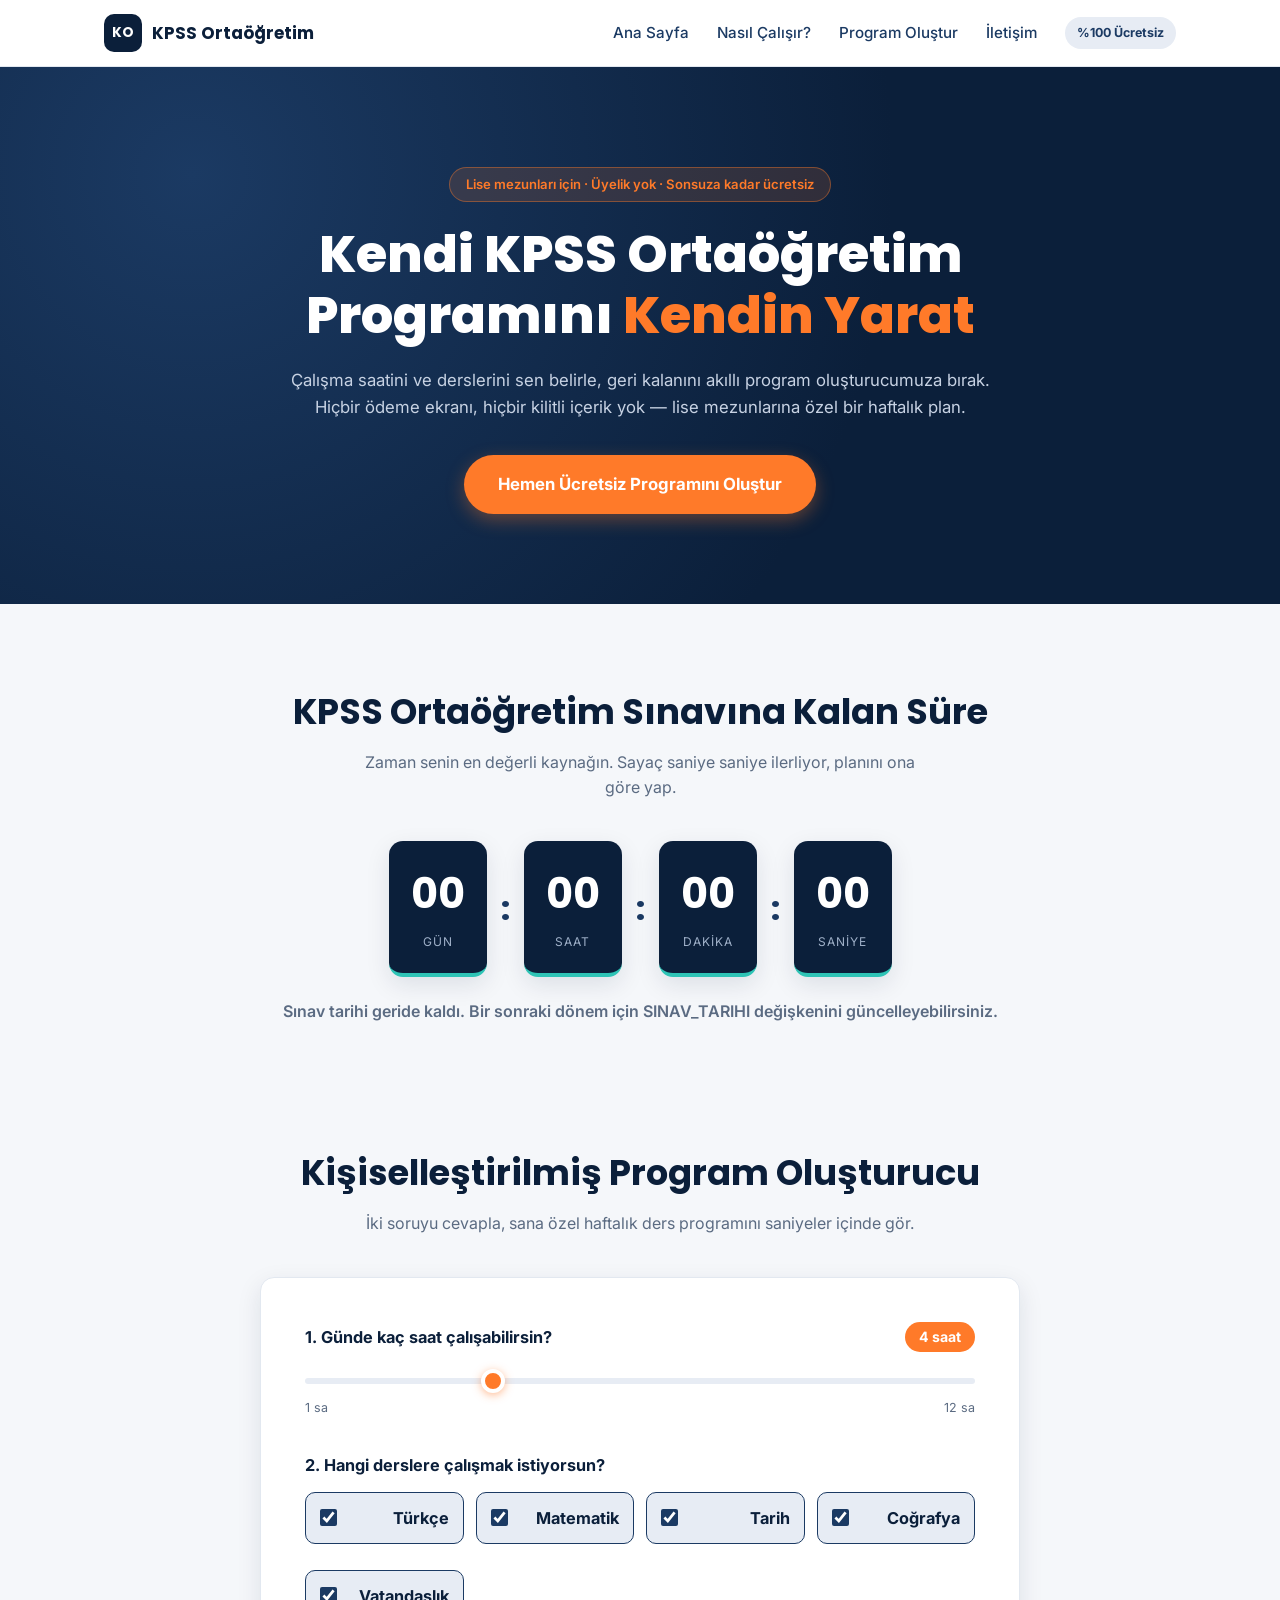
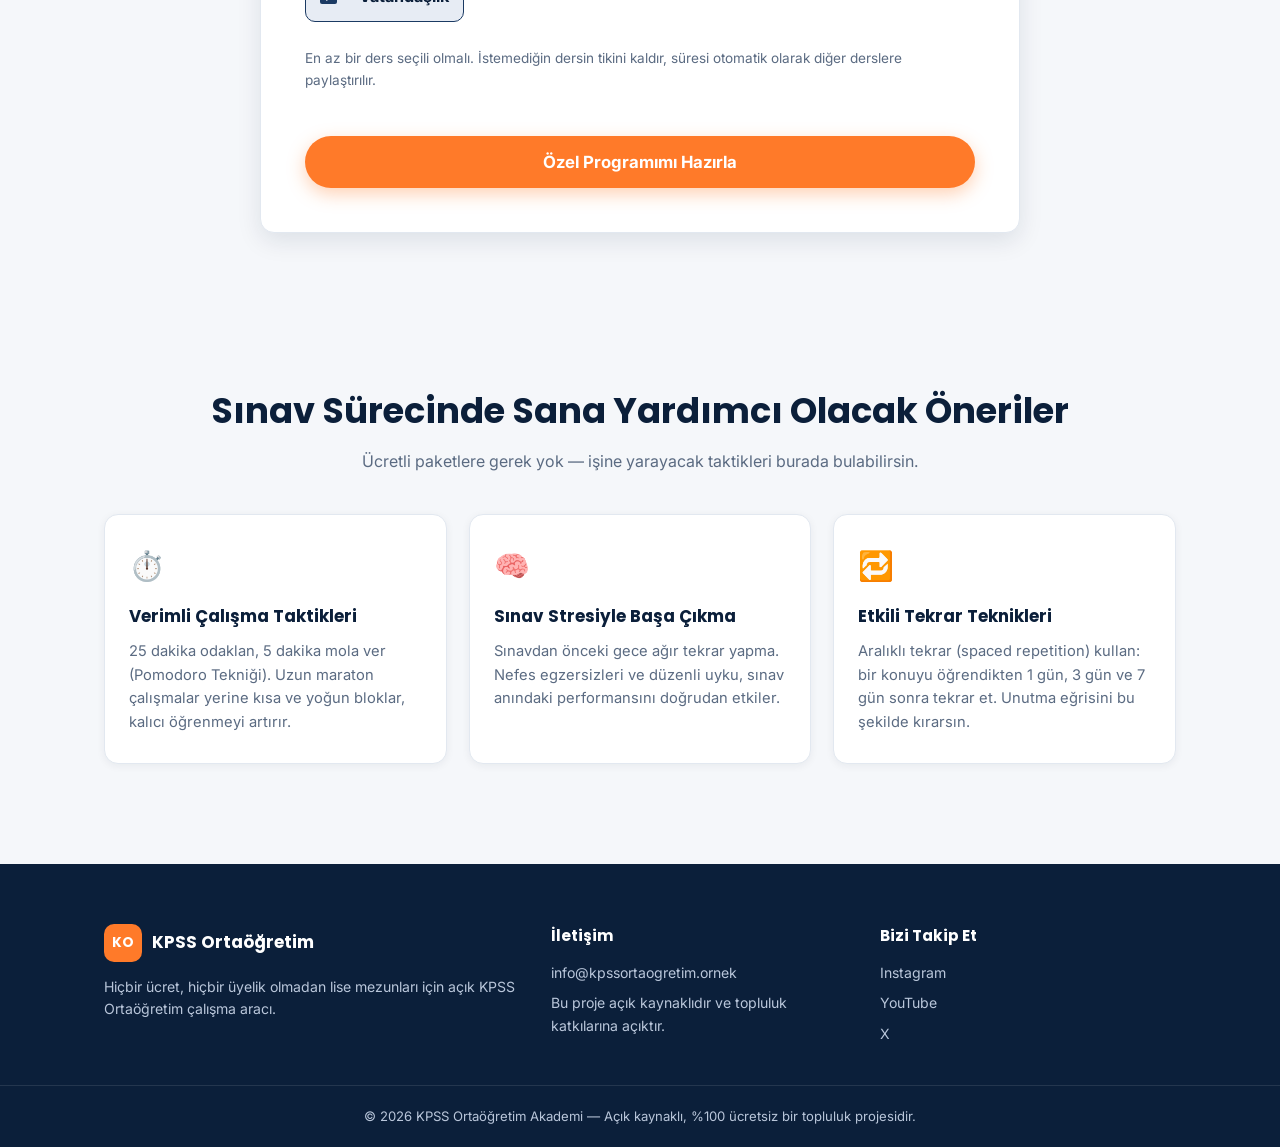
<file: index.html>
<!DOCTYPE html>
<html lang="tr">
<head>
<meta charset="UTF-8">
<meta name="viewport" content="width=device-width, initial-scale=1.0">
<title>KPSS Ortaöğretim Akademi | Kendi KPSS Programını Ücretsiz Oluştur</title>
<meta name="description" content="KPSS Ortaöğretim (Lise) sınavına özel, tamamen ücretsiz çalışma programı oluşturucu. Üyelik yok, ücret yok.">
<link rel="preconnect" href="https://fonts.googleapis.com">
<link rel="preconnect" href="https://fonts.gstatic.com" crossorigin>
<link href="https://fonts.googleapis.com/css2?family=Poppins:wght@600;700;800&family=Inter:wght@400;500;600;700&display=swap" rel="stylesheet">
<link rel="stylesheet" href="style.css">
</head>
<body>

<!-- ===================== HEADER / NAVBAR ===================== -->
<header class="navbar" id="navbar">
  <div class="navbar-inner">
    <a href="#" class="logo">
      <span class="logo-mark">KO</span>
      <span class="logo-text">KPSS Ortaöğretim</span>
    </a>

    <button class="hamburger" id="hamburger" aria-label="Menüyü aç/kapat" aria-expanded="false">
      <span></span><span></span><span></span>
    </button>

    <nav class="nav-links" id="navLinks">
      <a href="#" class="nav-link">Ana Sayfa</a>
      <a href="#nasil-calisir" class="nav-link">Nasıl Çalışır?</a>
      <a href="#program-olusturucu" class="nav-link">Program Oluştur</a>
      <a href="#iletisim" class="nav-link">İletişim</a>
      <span class="nav-badge">%100 Ücretsiz</span>
    </nav>
  </div>
</header>

<!-- ===================== HERO ===================== -->
<section class="hero">
  <div class="hero-inner">
    <span class="eyebrow">Lise mezunları için · Üyelik yok · Sonsuza kadar ücretsiz</span>
    <h1>Kendi KPSS Ortaöğretim<br>Programını <span class="highlight">Kendin Yarat</span></h1>
    <p class="hero-sub">
      Çalışma saatini ve derslerini sen belirle, geri kalanını akıllı program oluşturucumuza bırak.
      Hiçbir ödeme ekranı, hiçbir kilitli içerik yok — lise mezunlarına özel bir haftalık plan.
    </p>
    <a href="#program-olusturucu" class="btn btn-primary btn-lg">Hemen Ücretsiz Programını Oluştur</a>
  </div>
</section>

<!-- ===================== SINAV SAYACI ===================== -->
<section class="countdown-section" id="nasil-calisir">
  <div class="section-inner">
    <h2 class="section-title">KPSS Ortaöğretim Sınavına Kalan Süre</h2>
    <p class="section-desc">Zaman senin en değerli kaynağın. Sayaç saniye saniye ilerliyor, planını ona göre yap.</p>

    <div class="countdown" id="countdown">
      <div class="countdown-block">
        <span class="countdown-number" id="cd-gun">00</span>
        <span class="countdown-label">Gün</span>
      </div>
      <span class="countdown-sep">:</span>
      <div class="countdown-block">
        <span class="countdown-number" id="cd-saat">00</span>
        <span class="countdown-label">Saat</span>
      </div>
      <span class="countdown-sep">:</span>
      <div class="countdown-block">
        <span class="countdown-number" id="cd-dakika">00</span>
        <span class="countdown-label">Dakika</span>
      </div>
      <span class="countdown-sep">:</span>
      <div class="countdown-block">
        <span class="countdown-number" id="cd-saniye">00</span>
        <span class="countdown-label">Saniye</span>
      </div>
    </div>
    <p class="countdown-note" id="countdownNote"></p>
  </div>
</section>

<!-- ===================== PROGRAM OLUŞTURUCU ===================== -->
<section class="builder-section" id="program-olusturucu">
  <div class="section-inner">
    <h2 class="section-title">Kişiselleştirilmiş Program Oluşturucu</h2>
    <p class="section-desc">İki soruyu cevapla, sana özel haftalık ders programını saniyeler içinde gör.</p>

    <div class="builder-card">
      <form id="programForm">
        <!-- SORU 1: Günlük çalışma saati -->
        <div class="form-group">
          <label for="calismaSaati">
            1. Günde kaç saat çalışabilirsin?
            <span class="saat-deger" id="saatDeger">4 saat</span>
          </label>
          <input type="range" id="calismaSaati" name="calismaSaati" min="1" max="12" value="4" step="1" class="slider">
          <div class="slider-scale">
            <span>1 sa</span><span>12 sa</span>
          </div>
        </div>

        <!-- SORU 2: Ders seçimi -->
        <div class="form-group">
          <label>2. Hangi derslere çalışmak istiyorsun?</label>
          <div class="ders-grid" id="dersGrid">
            <!-- Checkbox'lar JS tarafından da yönetilebilir ama başlangıç için statik yazıyoruz -->
            <label class="ders-chip">
              <input type="checkbox" name="ders" value="Türkçe" checked>
              <span>Türkçe</span>
            </label>
            <label class="ders-chip">
              <input type="checkbox" name="ders" value="Matematik" checked>
              <span>Matematik</span>
            </label>
            <label class="ders-chip">
              <input type="checkbox" name="ders" value="Tarih" checked>
              <span>Tarih</span>
            </label>
            <label class="ders-chip">
              <input type="checkbox" name="ders" value="Coğrafya" checked>
              <span>Coğrafya</span>
            </label>
            <label class="ders-chip">
              <input type="checkbox" name="ders" value="Vatandaşlık" checked>
              <span>Vatandaşlık</span>
            </label>
          </div>
          <p class="ders-hint">En az bir ders seçili olmalı. İstemediğin dersin tikini kaldır, süresi otomatik olarak diğer derslere paylaştırılır.</p>
        </div>

        <button type="submit" class="btn btn-primary btn-lg" id="olusturBtn">Özel Programımı Hazırla</button>
      </form>

      <!-- ===================== DİNAMİK SONUÇ EKRANI ===================== -->
      <div class="result-wrap" id="resultWrap" hidden>
        <div class="result-header">
          <h3>Haftalık Çalışma Programın</h3>
          <span class="result-badge" id="resultSaat"></span>
        </div>

        <div class="table-scroll">
          <table class="plan-table" id="planTable">
            <thead>
              <tr id="planTableHead"></tr>
            </thead>
            <tbody id="planTableBody"></tbody>
          </table>
        </div>

        <div class="plan-note" id="planNote"></div>
      </div>
    </div>
  </div>
</section>

<!-- ===================== BİLGİ KARTLARI ===================== -->
<section class="tips-section">
  <div class="section-inner">
    <h2 class="section-title">Sınav Sürecinde Sana Yardımcı Olacak Öneriler</h2>
    <p class="section-desc">Ücretli paketlere gerek yok — işine yarayacak taktikleri burada bulabilirsin.</p>

    <div class="tips-grid">
      <article class="tip-card">
        <div class="tip-icon">⏱️</div>
        <h3>Verimli Çalışma Taktikleri</h3>
        <p>25 dakika odaklan, 5 dakika mola ver (Pomodoro Tekniği). Uzun maraton çalışmalar yerine kısa ve yoğun bloklar, kalıcı öğrenmeyi artırır.</p>
      </article>

      <article class="tip-card">
        <div class="tip-icon">🧠</div>
        <h3>Sınav Stresiyle Başa Çıkma</h3>
        <p>Sınavdan önceki gece ağır tekrar yapma. Nefes egzersizleri ve düzenli uyku, sınav anındaki performansını doğrudan etkiler.</p>
      </article>

      <article class="tip-card">
        <div class="tip-icon">🔁</div>
        <h3>Etkili Tekrar Teknikleri</h3>
        <p>Aralıklı tekrar (spaced repetition) kullan: bir konuyu öğrendikten 1 gün, 3 gün ve 7 gün sonra tekrar et. Unutma eğrisini bu şekilde kırarsın.</p>
      </article>
    </div>
  </div>
</section>

<!-- ===================== FOOTER ===================== -->
<footer class="footer" id="iletisim">
  <div class="section-inner footer-inner">
    <div class="footer-col">
      <div class="logo footer-logo">
        <span class="logo-mark">KO</span>
        <span class="logo-text">KPSS Ortaöğretim</span>
      </div>
      <p>Hiçbir ücret, hiçbir üyelik olmadan lise mezunları için açık KPSS Ortaöğretim çalışma aracı.</p>
    </div>

    <div class="footer-col">
      <h4>İletişim</h4>
      <p>info@kpssortaogretim.ornek</p>
      <p>Bu proje açık kaynaklıdır ve topluluk katkılarına açıktır.</p>
    </div>

    <div class="footer-col">
      <h4>Bizi Takip Et</h4>
      <div class="social-links">
        <a href="#" aria-label="Instagram">Instagram</a>
        <a href="#" aria-label="YouTube">YouTube</a>
        <a href="#" aria-label="X / Twitter">X</a>
      </div>
    </div>
  </div>
  <div class="footer-bottom">
    <p>&copy; <span id="yil"></span> KPSS Ortaöğretim Akademi — Açık kaynaklı, %100 ücretsiz bir topluluk projesidir.</p>
  </div>
</footer>

<script src="script.js"></script>
</body>
</html>
</file>
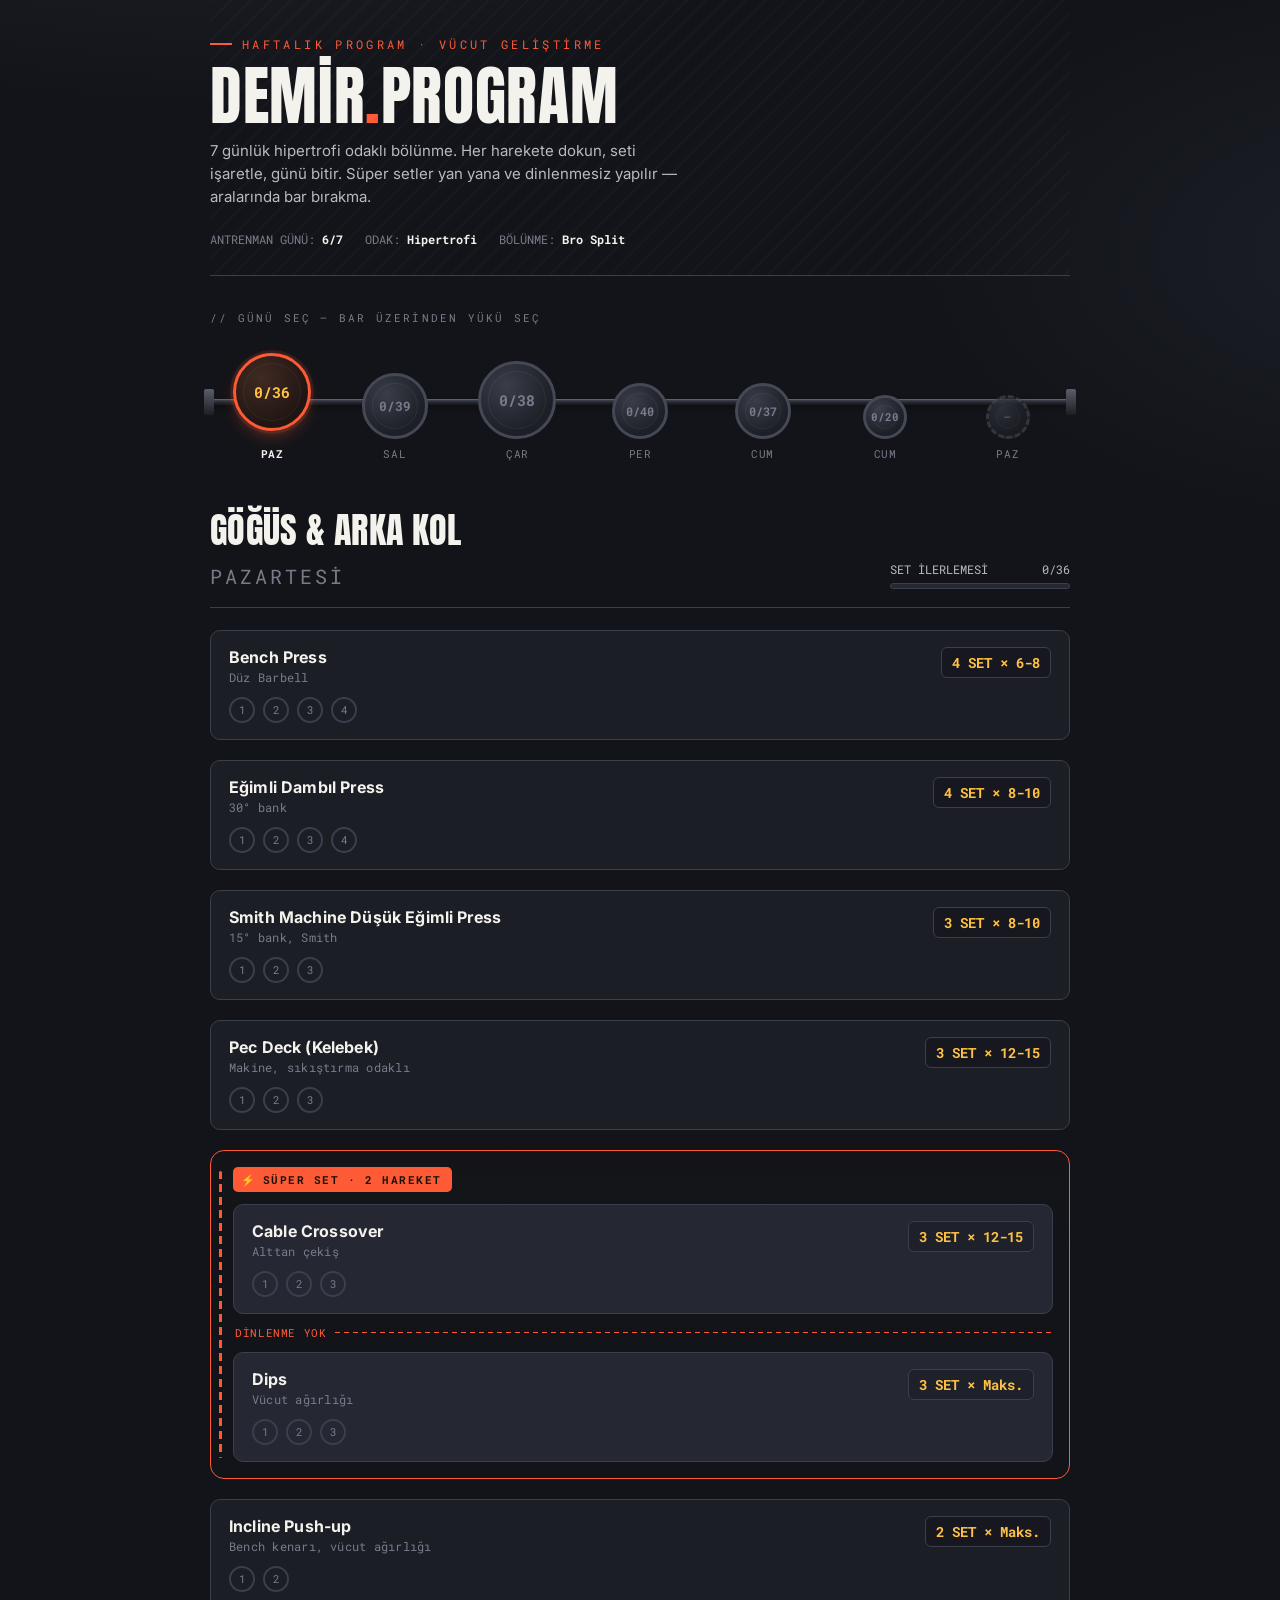
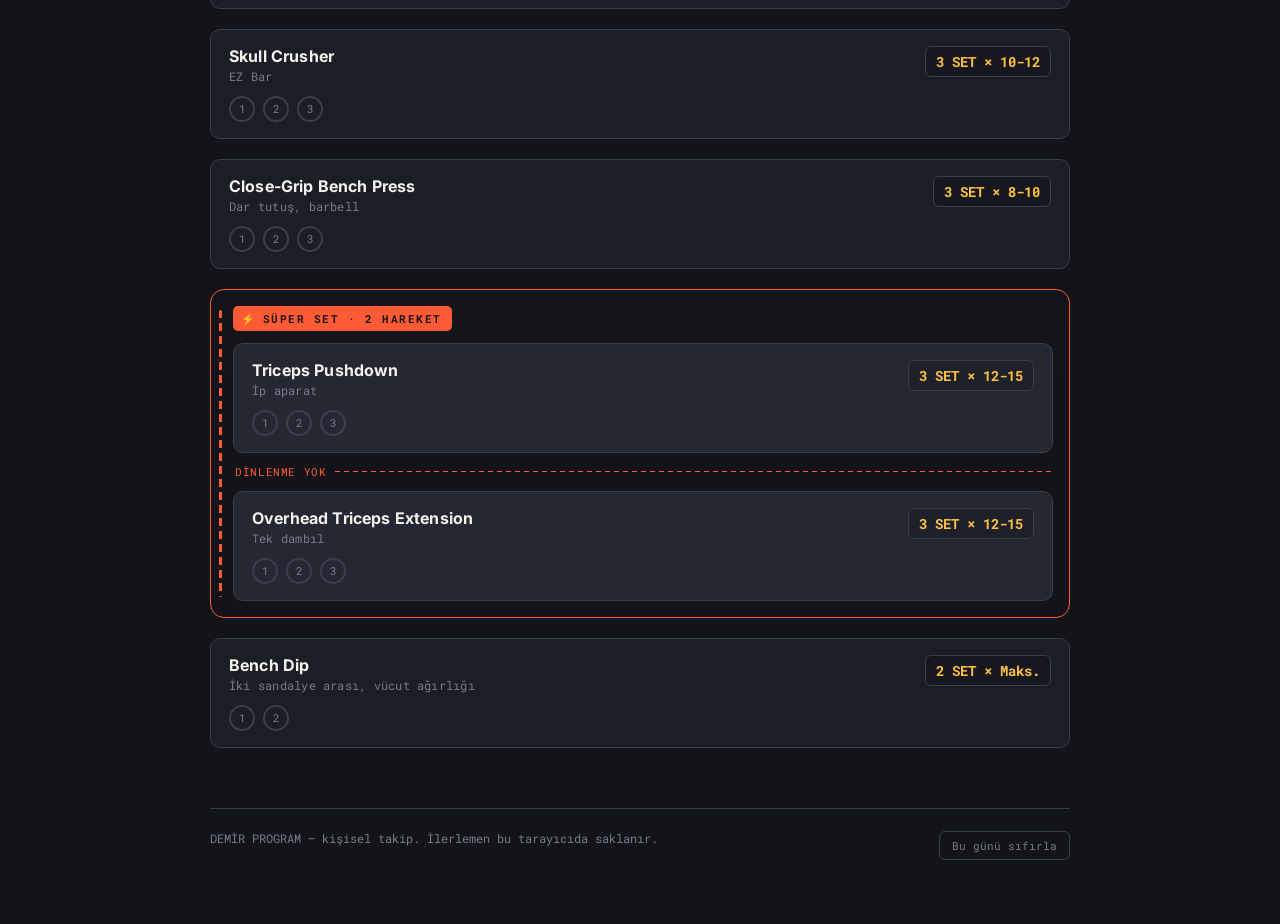
<file: demir-program.html>
<!DOCTYPE html>
<html lang="tr">
<head>
<meta charset="UTF-8">
<meta name="viewport" content="width=device-width, initial-scale=1.0, viewport-fit=cover">
<title>DEMİR PROGRAM — Haftalık Antrenman Takibi</title>
<link rel="preconnect" href="https://fonts.googleapis.com">
<link rel="preconnect" href="https://fonts.gstatic.com" crossorigin>
<link href="https://fonts.googleapis.com/css2?family=Anton&family=Roboto+Mono:wght@400;500;700&family=Inter:wght@400;500;600;700;800&display=swap" rel="stylesheet">
<style>
  :root{
    --bg-base:#131419;
    --bg-surface:#1c1e26;
    --bg-surface-2:#252833;
    --bg-surface-3:#2f333f;
    --line:#33374233;
    --line-strong:#3a3f4c;
    --text-hi:#f4f2ec;
    --text-mid:#b7b9c4;
    --text-low:#787c8a;
    --iron:#ff5a36;
    --iron-dim:#ff5a3622;
    --plate-gold:#ffc145;
    --ok:#5fd6a0;
    --radius-card:10px;
    --font-display:'Anton', sans-serif;
    --font-body:'Inter', sans-serif;
    --font-mono:'Roboto Mono', monospace;
  }

  *{box-sizing:border-box; margin:0; padding:0;}
  html{scroll-behavior:smooth;}
  body{
    background:
      radial-gradient(1200px 600px at 15% -10%, #23262f 0%, transparent 60%),
      radial-gradient(900px 500px at 110% 10%, #1c1f28 0%, transparent 55%),
      var(--bg-base);
    color:var(--text-hi);
    font-family:var(--font-body);
    min-height:100vh;
    padding-bottom:64px;
  }
  @media (prefers-reduced-motion: reduce){
    *{animation-duration:0.001ms !important; animation-iteration-count:1 !important; transition-duration:0.001ms !important; scroll-behavior:auto !important;}
  }

  a{color:inherit;}
  button{font-family:inherit; cursor:pointer;}

  ::selection{background:var(--iron); color:#131419;}

  /* ---------- Layout shells ---------- */
  .wrap{max-width:900px; margin:0 auto; padding:0 20px;}

  /* ---------- Header ---------- */
  header.hero{
    padding:36px 0 28px;
    border-bottom:1px solid var(--line-strong);
    position:relative;
    overflow:hidden;
  }
  header.hero::before{
    content:"";
    position:absolute; inset:0;
    background-image:repeating-linear-gradient(135deg, #ffffff05 0 2px, transparent 2px 14px);
    pointer-events:none;
  }
  .eyebrow{
    font-family:var(--font-mono);
    font-size:12px;
    letter-spacing:0.28em;
    color:var(--iron);
    text-transform:uppercase;
    display:flex;
    align-items:center;
    gap:10px;
    margin-bottom:14px;
  }
  .eyebrow::before{
    content:"";
    width:22px; height:2px; background:var(--iron); display:inline-block;
  }
  h1.title{
    font-family:var(--font-display);
    font-weight:400;
    font-size:clamp(38px, 8vw, 64px);
    letter-spacing:0.01em;
    line-height:0.95;
    color:var(--text-hi);
    text-transform:uppercase;
    -webkit-text-stroke:0.5px #ffffff10;
  }
  h1.title span{color:var(--iron);}
  .subtitle{
    margin-top:12px;
    max-width:52ch;
    color:var(--text-mid);
    font-size:15px;
    line-height:1.55;
  }

  /* week snapshot strip */
  .week-meta{
    margin-top:22px;
    display:flex;
    gap:22px;
    flex-wrap:wrap;
    font-family:var(--font-mono);
    font-size:12px;
    color:var(--text-low);
  }
  .week-meta b{color:var(--text-hi); font-weight:700;}

  /* ---------- Barbell day selector (signature element) ---------- */
  .barbell-section{
    padding:34px 0 8px;
  }
  .barbell-label{
    font-family:var(--font-mono);
    font-size:11px;
    letter-spacing:0.2em;
    text-transform:uppercase;
    color:var(--text-low);
    margin-bottom:18px;
  }
  .barbell{
    position:relative;
    display:flex;
    align-items:flex-end;
    height:118px;
    padding:0 4px;
  }
  .bar-rod{
    position:absolute;
    left:0; right:0; top:50%;
    height:6px;
    transform:translateY(-50%);
    background:linear-gradient(180deg,#4a4e5a,#23252d 60%, #17181d);
    border-radius:3px;
    box-shadow:inset 0 1px 0 #ffffff22, 0 2px 6px #00000060;
  }
  .bar-sleeve-cap{
    position:absolute; top:50%; transform:translateY(-50%);
    width:10px; height:26px;
    background:linear-gradient(180deg,#5a5e6a,#1c1e24);
    border-radius:2px;
  }
  .bar-sleeve-cap.left{left:-6px;}
  .bar-sleeve-cap.right{right:-6px;}

  .plates-row{
    position:relative;
    display:grid;
    grid-template-columns:repeat(7, 1fr);
    gap:6px;
    width:100%;
    z-index:2;
  }
  .plate-btn{
    background:none;
    border:none;
    display:flex;
    flex-direction:column;
    align-items:center;
    justify-content:flex-end;
    gap:8px;
    height:118px;
    padding:0;
    -webkit-tap-highlight-color:transparent;
  }
  .plate{
    border-radius:50%;
    border:3px solid #454956;
    background:radial-gradient(circle at 35% 30%, #3a3e49, #1d1f26 70%);
    display:flex;
    align-items:center;
    justify-content:center;
    font-family:var(--font-mono);
    font-weight:700;
    color:var(--text-low);
    transition:transform .22s ease, border-color .22s ease, box-shadow .22s ease, background .22s ease, color .22s ease;
    position:relative;
  }
  .plate::after{
    content:"";
    position:absolute; inset:7px;
    border-radius:50%;
    border:1px solid #ffffff0f;
  }
  /* size = training load emphasis for that weekday */
  .plate-btn[data-size="xl"] .plate{width:78px; height:78px; font-size:15px;}
  .plate-btn[data-size="lg"] .plate{width:66px; height:66px; font-size:13px;}
  .plate-btn[data-size="md"] .plate{width:56px; height:56px; font-size:12px;}
  .plate-btn[data-size="sm"] .plate{width:44px; height:44px; font-size:11px;}

  .plate-btn:hover .plate{border-color:#5b6072; transform:translateY(-3px);}

  .plate-btn.active .plate{
    border-color:var(--iron);
    background:radial-gradient(circle at 35% 30%, #402a22, #201513 70%);
    color:var(--plate-gold);
    box-shadow:0 0 0 3px var(--iron-dim), 0 8px 18px -6px #ff5a3670;
    transform:translateY(-8px);
  }
  .plate-btn.rest .plate{border-style:dashed; opacity:.65;}
  .plate-btn.active.rest .plate{border-color:var(--text-low); box-shadow:none; background:radial-gradient(circle at 35% 30%, #2a2c33, #1d1f26 70%); color:var(--text-mid);}

  .plate-day-label{
    font-family:var(--font-mono);
    font-size:10.5px;
    letter-spacing:.06em;
    color:var(--text-low);
    text-transform:uppercase;
    transition:color .2s ease;
  }
  .plate-btn.active .plate-day-label{color:var(--text-hi); font-weight:700;}

  /* ---------- Day panel ---------- */
  .day-panel{
    margin-top:34px;
  }
  .day-head{
    display:flex;
    justify-content:space-between;
    align-items:flex-end;
    flex-wrap:wrap;
    gap:14px;
    padding-bottom:18px;
    border-bottom:1px solid var(--line-strong);
    margin-bottom:22px;
  }
  .day-head h2{
    font-family:var(--font-display);
    font-weight:400;
    text-transform:uppercase;
    font-size:clamp(26px,5vw,36px);
    letter-spacing:.01em;
  }
  .day-head h2 .muted{color:var(--text-low); font-size:.55em; display:block; font-family:var(--font-mono); letter-spacing:.15em; margin-top:6px; text-transform:uppercase;}

  .progress-wrap{min-width:180px;}
  .progress-num{
    font-family:var(--font-mono);
    font-size:12px;
    color:var(--text-mid);
    display:flex;
    justify-content:space-between;
    margin-bottom:6px;
  }
  .progress-track{
    height:6px;
    background:var(--bg-surface-2);
    border-radius:4px;
    overflow:hidden;
    border:1px solid var(--line-strong);
  }
  .progress-fill{
    height:100%;
    background:linear-gradient(90deg, var(--iron), var(--plate-gold));
    width:0%;
    transition:width .35s ease;
  }

  .rest-note{
    font-family:var(--font-mono);
    font-size:13px;
    color:var(--text-mid);
    background:var(--bg-surface);
    border:1px dashed var(--line-strong);
    border-radius:var(--radius-card);
    padding:20px;
    line-height:1.7;
  }
  .rest-note b{color:var(--text-hi);}

  /* ---------- Blocks / cards ---------- */
  .block{margin-bottom:20px;}

  .exercise-card{
    background:var(--bg-surface);
    border:1px solid var(--line-strong);
    border-radius:var(--radius-card);
    padding:16px 18px;
    display:flex;
    flex-direction:column;
    gap:12px;
  }

  .ex-top{
    display:flex;
    justify-content:space-between;
    align-items:flex-start;
    gap:12px;
  }
  .ex-name{
    font-size:16px;
    font-weight:700;
    letter-spacing:.01em;
  }
  .ex-name small{
    display:block;
    font-family:var(--font-mono);
    font-weight:400;
    font-size:11.5px;
    color:var(--text-low);
    margin-top:3px;
    letter-spacing:.02em;
  }
  .ex-stat{
    font-family:var(--font-mono);
    font-weight:700;
    font-size:14px;
    color:var(--plate-gold);
    background:#00000030;
    border:1px solid var(--line-strong);
    padding:5px 10px;
    border-radius:6px;
    white-space:nowrap;
  }

  .set-dots{display:flex; gap:8px; flex-wrap:wrap; align-items:center;}
  .set-dot{
    width:26px; height:26px;
    border-radius:50%;
    border:2px solid var(--line-strong);
    background:transparent;
    color:var(--text-low);
    font-family:var(--font-mono);
    font-size:11px;
    display:flex; align-items:center; justify-content:center;
    transition:all .18s ease;
  }
  .set-dot:hover{border-color:var(--text-mid);}
  .set-dot.done{
    background:var(--ok);
    border-color:var(--ok);
    color:#0e1512;
    font-weight:700;
  }

  /* ---------- Superset grouping ---------- */
  .superset-group{
    position:relative;
    border:1px solid var(--iron);
    border-radius:14px;
    padding:16px 16px 16px 22px;
    background:linear-gradient(180deg, #23150f10, transparent 30%);
  }
  .superset-group::before{
    content:"";
    position:absolute;
    left:8px; top:20px; bottom:20px;
    width:3px;
    background:repeating-linear-gradient(180deg, var(--iron) 0 8px, transparent 8px 13px);
    border-radius:2px;
  }
  .superset-tag{
    display:inline-flex;
    align-items:center;
    gap:6px;
    font-family:var(--font-mono);
    font-size:11px;
    font-weight:700;
    letter-spacing:.14em;
    text-transform:uppercase;
    color:#161207;
    background:var(--iron);
    padding:5px 10px 5px 8px;
    border-radius:5px;
    margin-bottom:12px;
  }
  .superset-tag::before{content:"⚡";}
  .superset-group .exercise-card{
    border-color:var(--line-strong);
    background:var(--bg-surface-2);
  }
  .superset-group .exercise-card + .exercise-card{margin-top:0;}
  .superset-list{display:flex; flex-direction:column; gap:10px;}

  .no-rest-chip{
    display:flex;
    align-items:center;
    gap:8px;
    font-family:var(--font-mono);
    font-size:10.5px;
    color:var(--iron);
    letter-spacing:.06em;
    text-transform:uppercase;
    padding:2px 0 2px 2px;
  }
  .no-rest-chip .dash{flex:1; height:1px; background:repeating-linear-gradient(90deg, var(--iron) 0 5px, transparent 5px 9px);}

  /* ---------- Footer ---------- */
  footer{
    margin-top:60px;
    padding-top:22px;
    border-top:1px solid var(--line-strong);
    font-family:var(--font-mono);
    font-size:11.5px;
    color:var(--text-low);
    display:flex;
    justify-content:space-between;
    flex-wrap:wrap;
    gap:10px;
  }
  footer button{
    background:none;
    border:1px solid var(--line-strong);
    color:var(--text-low);
    font-family:var(--font-mono);
    font-size:11px;
    padding:6px 12px;
    border-radius:6px;
    transition:all .18s ease;
  }
  footer button:hover{border-color:var(--iron); color:var(--iron);}

  /* small screens */
  @media (max-width:560px){
    .wrap{padding:0 14px;}
    .plates-row{gap:3px;}
    .plate-btn[data-size="xl"] .plate{width:44px;height:44px;font-size:10px;}
    .plate-btn[data-size="lg"] .plate{width:40px;height:40px;font-size:9.5px;}
    .plate-btn[data-size="md"] .plate{width:36px;height:36px;font-size:9px;}
    .plate-btn[data-size="sm"] .plate{width:30px;height:30px;font-size:8px;}
    .plate-day-label{font-size:9px;}
    .barbell{height:92px;}
    .plate-btn{height:92px;}
    .day-head{align-items:flex-start;}
    .ex-top{flex-direction:column;}
    .ex-stat{align-self:flex-start;}
  }

  :focus-visible{outline:2px solid var(--iron); outline-offset:2px;}
</style>
</head>
<body>

<div class="wrap">

  <header class="hero">
    <div class="eyebrow">Haftalık Program · Vücut Geliştirme</div>
    <h1 class="title">DEMİR<span>.</span>PROGRAM</h1>
    <p class="subtitle">7 günlük hipertrofi odaklı bölünme. Her harekete dokun, seti işaretle, günü bitir. Süper setler yan yana ve dinlenmesiz yapılır — aralarında bar bırakma.</p>
    <div class="week-meta">
      <span>ANTRENMAN GÜNÜ: <b id="meta-training-days">6/7</b></span>
      <span>ODAK: <b>Hipertrofi</b></span>
      <span>BÖLÜNME: <b>Bro Split</b></span>
    </div>
  </header>

  <section class="barbell-section">
    <div class="barbell-label">// Günü seç — bar üzerinden yükü seç</div>
    <div class="barbell">
      <div class="bar-rod"></div>
      <div class="bar-sleeve-cap left"></div>
      <div class="bar-sleeve-cap right"></div>
      <div class="plates-row" id="plateRow"></div>
    </div>
  </section>

  <section class="day-panel" id="dayPanel">
    <!-- injected by JS -->
  </section>

  <footer>
    <span>DEMİR PROGRAM — kişisel takip. İlerlemen bu tarayıcıda saklanır.</span>
    <button id="resetBtn" type="button">Bu günü sıfırla</button>
  </footer>

</div>

<script>
(function(){

  /* ---------------------------------------------------------
     1. PROGRAM VERİSİ
     block.type = 'single' | 'superset'
  --------------------------------------------------------- */
  const PROGRAM = [
    {
      id:'pzt', name:'Pazartesi', title:'Göğüs & Arka Kol', size:'xl', rest:false,
      blocks:[
        {type:'single', exercises:[
          {id:'pzt-1', name:'Bench Press', note:'Düz Barbell', sets:4, reps:'6-8'}
        ]},
        {type:'single', exercises:[
          {id:'pzt-2', name:'Eğimli Dambıl Press', note:'30° bank', sets:4, reps:'8-10'}
        ]},
        {type:'single', exercises:[
          {id:'pzt-2b', name:'Smith Machine Düşük Eğimli Press', note:'15° bank, Smith', sets:3, reps:'8-10'}
        ]},
        {type:'single', exercises:[
          {id:'pzt-2c', name:'Pec Deck (Kelebek)', note:'Makine, sıkıştırma odaklı', sets:3, reps:'12-15'}
        ]},
        {type:'superset', exercises:[
          {id:'pzt-3', name:'Cable Crossover', note:'Alttan çekiş', sets:3, reps:'12-15'},
          {id:'pzt-4', name:'Dips', note:'Vücut ağırlığı', sets:3, reps:'Maks.'}
        ]},
        {type:'single', exercises:[
          {id:'pzt-4b', name:'Incline Push-up', note:'Bench kenarı, vücut ağırlığı', sets:2, reps:'Maks.'}
        ]},
        {type:'single', exercises:[
          {id:'pzt-5', name:'Skull Crusher', note:'EZ Bar', sets:3, reps:'10-12'}
        ]},
        {type:'single', exercises:[
          {id:'pzt-5b', name:'Close-Grip Bench Press', note:'Dar tutuş, barbell', sets:3, reps:'8-10'}
        ]},
        {type:'superset', exercises:[
          {id:'pzt-6', name:'Triceps Pushdown', note:'İp aparat', sets:3, reps:'12-15'},
          {id:'pzt-7', name:'Overhead Triceps Extension', note:'Tek dambıl', sets:3, reps:'12-15'}
        ]},
        {type:'single', exercises:[
          {id:'pzt-7b', name:'Bench Dip', note:'İki sandalye arası, vücut ağırlığı', sets:2, reps:'Maks.'}
        ]}
      ]
    },
    {
      id:'sal', name:'Salı', title:'Sırt & Ön Kol', size:'lg', rest:false,
      blocks:[
        {type:'single', exercises:[
          {id:'sal-1', name:'Deadlift', note:'Klasik stil', sets:4, reps:'5-6'}
        ]},
        {type:'single', exercises:[
          {id:'sal-2', name:'Lat Pulldown', note:'Geniş tutuş', sets:4, reps:'10-12'}
        ]},
        {type:'single', exercises:[
          {id:'sal-2b', name:'Pull-up', note:'Vücut ağırlığı, geniş tutuş', sets:3, reps:'Maks.'}
        ]},
        {type:'single', exercises:[
          {id:'sal-3', name:'Barbell Row', note:'Eğik gövde', sets:4, reps:'8-10'}
        ]},
        {type:'single', exercises:[
          {id:'sal-3b', name:'Tek Kol Dambıl Row', note:'Bench destekli', sets:3, reps:'10-12'}
        ]},
        {type:'single', exercises:[
          {id:'sal-3c', name:'Seated Cable Row', note:'V-tutamaç, kablo', sets:3, reps:'10-12'}
        ]},
        {type:'single', exercises:[
          {id:'sal-3d', name:'Straight-Arm Pulldown', note:'İp aparat, kablo', sets:3, reps:'12-15'}
        ]},
        {type:'superset', exercises:[
          {id:'sal-4', name:'Barbell Curl', note:'Düz bar', sets:3, reps:'10-12'},
          {id:'sal-5', name:'Hammer Curl', note:'Dambıl, nötr tutuş', sets:3, reps:'10-12'}
        ]},
        {type:'single', exercises:[
          {id:'sal-5b', name:'Incline Dambıl Curl', note:'45° bank, tam açılım', sets:3, reps:'10-12'}
        ]},
        {type:'single', exercises:[
          {id:'sal-6', name:'Face Pull', note:'İp, kablo', sets:3, reps:'15'}
        ]},
        {type:'single', exercises:[
          {id:'sal-6b', name:'Shrug', note:'Barbell veya dambıl, trapez', sets:3, reps:'12-15'}
        ]}
      ]
    },
    {
      id:'car', name:'Çarşamba', title:'Bacak Günü', size:'xl', rest:false,
      blocks:[
        {type:'single', exercises:[
          {id:'car-1', name:'Squat', note:'Barbell Back Squat', sets:5, reps:'5-8'}
        ]},
        {type:'single', exercises:[
          {id:'car-1b', name:'Bulgar Split Squat', note:'Dambıl, arka ayak yükseltili', sets:3, reps:'10-12'}
        ]},
        {type:'single', exercises:[
          {id:'car-2', name:'Leg Press', note:'45° platform', sets:4, reps:'10-12'}
        ]},
        {type:'single', exercises:[
          {id:'car-2b', name:'Hack Squat', note:'Makine', sets:3, reps:'10-12'}
        ]},
        {type:'single', exercises:[
          {id:'car-3', name:'Romanian Deadlift', note:'Barbell, hafif diz kırığı', sets:4, reps:'8-10'}
        ]},
        {type:'single', exercises:[
          {id:'car-3b', name:'Walking Lunge', note:'Dambıl ile, yürüyerek', sets:3, reps:'12 adım/bacak'}
        ]},
        {type:'superset', exercises:[
          {id:'car-4', name:'Leg Extension', note:'Makine', sets:3, reps:'15'},
          {id:'car-5', name:'Leg Curl', note:'Yatarak makine', sets:3, reps:'15'}
        ]},
        {type:'single', exercises:[
          {id:'car-5b', name:'Hip Thrust', note:'Barbell, bench destekli', sets:3, reps:'10-12'}
        ]},
        {type:'superset', exercises:[
          {id:'car-6', name:'Calf Raise', note:'Ayakta, makine', sets:4, reps:'15-20'},
          {id:'car-6b', name:'Oturarak Calf Raise', note:'Makine, soleus odaklı', sets:3, reps:'15-20'}
        ]}
      ]
    },
    {
      id:'per', name:'Perşembe', title:'Omuz & Karın', size:'md', rest:false,
      blocks:[
        {type:'single', exercises:[
          {id:'per-1', name:'Overhead Press', note:'Barbell, ayakta', sets:4, reps:'6-8'}
        ]},
        {type:'single', exercises:[
          {id:'per-1b', name:'Dambıl Shoulder Press', note:'Oturarak', sets:3, reps:'8-10'}
        ]},
        {type:'superset', exercises:[
          {id:'per-2', name:'Yan Lateral Raise', note:'Dambıl', sets:3, reps:'12-15'},
          {id:'per-3', name:'Ön Lateral Raise', note:'Dambıl ya da plaka', sets:3, reps:'12-15'}
        ]},
        {type:'single', exercises:[
          {id:'per-3b', name:'Kablo Lateral Raise', note:'Tek kol, alt makara', sets:3, reps:'12-15'}
        ]},
        {type:'single', exercises:[
          {id:'per-4', name:'Arnold Press', note:'Dambıl', sets:3, reps:'10'}
        ]},
        {type:'single', exercises:[
          {id:'per-4b', name:'Upright Row', note:'Barbell veya kablo', sets:3, reps:'10-12'}
        ]},
        {type:'single', exercises:[
          {id:'per-5', name:'Rear Delt Fly', note:'Makine ya da dambıl', sets:3, reps:'15'}
        ]},
        {type:'single', exercises:[
          {id:'per-5b', name:'Face Pull', note:'İp, kablo, üst arka omuz', sets:3, reps:'15'}
        ]},
        {type:'superset', exercises:[
          {id:'per-6', name:'Mekik', note:'Crunch', sets:3, reps:'20'},
          {id:'per-7', name:'Plank', note:'İzometrik, 60 sn', sets:3, reps:'60 sn'}
        ]},
        {type:'superset', exercises:[
          {id:'per-7b', name:'Bicycle Crunch', note:'Vücut ağırlığı', sets:3, reps:'20'},
          {id:'per-7c', name:'Hanging Knee Raise', note:'Barfikste, asılı', sets:3, reps:'12-15'}
        ]}
      ]
    },
    {
      id:'cum', name:'Cuma', title:'Kol Günü', size:'md', rest:false,
      blocks:[
        {type:'superset', exercises:[
          {id:'cum-1', name:'Close-Grip Bench Press', note:'Dar tutuş', sets:4, reps:'8-10'},
          {id:'cum-2', name:'Diamond Push-up', note:'Vücut ağırlığı', sets:4, reps:'Maks.'}
        ]},
        {type:'single', exercises:[
          {id:'cum-2b', name:'Dips', note:'Paralel bar, gövde öne eğik', sets:3, reps:'Maks.'}
        ]},
        {type:'single', exercises:[
          {id:'cum-3', name:'Preacher Curl', note:'Scott bankı', sets:4, reps:'10-12'}
        ]},
        {type:'single', exercises:[
          {id:'cum-3b', name:'Zottman Curl', note:'Dambıl, üstte pronasyon', sets:3, reps:'10-12'}
        ]},
        {type:'superset', exercises:[
          {id:'cum-4', name:'Rope Pushdown', note:'Kablo', sets:3, reps:'12-15'},
          {id:'cum-5', name:'Cable Curl', note:'Düz bar aparat', sets:3, reps:'12-15'}
        ]},
        {type:'single', exercises:[
          {id:'cum-5b', name:'Overhead Cable Extension', note:'İp, kablo, iki kol', sets:3, reps:'12-15'}
        ]},
        {type:'single', exercises:[
          {id:'cum-6', name:'Concentration Curl', note:'Tek taraf, dambıl', sets:3, reps:'12'}
        ]},
        {type:'single', exercises:[
          {id:'cum-6b', name:'21s Bicep Curl', note:'EZ bar, kısmi tekrar tekniği', sets:2, reps:'21'}
        ]},
        {type:'single', exercises:[
          {id:'cum-7', name:'Triceps Kickback', note:'Dambıl, eğik gövde', sets:3, reps:'15'}
        ]},
        {type:'single', exercises:[
          {id:'cum-7b', name:'Bilek Curl', note:'Barbell, ön kol, oturarak', sets:2, reps:'15-20'}
        ]}
      ]
    },
    {
      id:'cmt', name:'Cumartesi', title:'Kardiyo & Karın', size:'sm', rest:false,
      blocks:[
        {type:'single', exercises:[
          {id:'cmt-1', name:'Koşu Bandı', note:'Hafif tempo', sets:1, reps:'20-30 dk'}
        ]},
        {type:'single', exercises:[
          {id:'cmt-1b', name:'Bisiklet (Sabit)', note:'Orta tempo, alternatif', sets:1, reps:'15-20 dk'}
        ]},
        {type:'superset', exercises:[
          {id:'cmt-2', name:'Russian Twist', note:'Plaka ile', sets:3, reps:'20'},
          {id:'cmt-3', name:'Leg Raise', note:'Yerde ya da asılı', sets:3, reps:'15'}
        ]},
        {type:'single', exercises:[
          {id:'cmt-4', name:'Cable Woodchopper', note:'Her iki taraf', sets:3, reps:'12'}
        ]},
        {type:'superset', exercises:[
          {id:'cmt-4b', name:'Mountain Climber', note:'Vücut ağırlığı, tempolu', sets:3, reps:'30 sn'},
          {id:'cmt-4c', name:'Side Plank', note:'İzometrik, her iki taraf', sets:3, reps:'30 sn/taraf'}
        ]},
        {type:'single', exercises:[
          {id:'cmt-5', name:'Ab Wheel Rollout', note:'Diz üstü, kontrollü', sets:3, reps:'10-12'}
        ]}
      ]
    },
    {
      id:'paz', name:'Pazar', title:'Dinlenme', size:'sm', rest:true,
      blocks:[]
    }
  ];

  /* ---------------------------------------------------------
     2. STATE
  --------------------------------------------------------- */
  let activeDay = PROGRAM[0].id;
  // progress[exerciseId] = [bool, bool, ...] length = sets
  let progress = {};
  let storageReady = false;

  function defaultSetsFor(exId){
    const ex = findExercise(exId);
    return ex ? new Array(ex.sets).fill(false) : [];
  }

  function findExercise(exId){
    for(const day of PROGRAM){
      for(const block of day.blocks){
        for(const ex of block.exercises){
          if(ex.id === exId) return ex;
        }
      }
    }
    return null;
  }

  async function loadProgress(){
    try{
      const res = await window.storage.get('demir-progress', false);
      if(res && res.value){
        progress = JSON.parse(res.value);
      }
    }catch(e){
      progress = {};
    }
    storageReady = true;
  }

  async function saveProgress(){
    try{
      await window.storage.set('demir-progress', JSON.stringify(progress), false);
    }catch(e){ /* silent — session state still works in memory */ }
  }

  function getSetState(exId){
    if(!progress[exId]) progress[exId] = defaultSetsFor(exId);
    return progress[exId];
  }

  /* ---------------------------------------------------------
     3. RENDER — barbell / plate selector
  --------------------------------------------------------- */
  const plateRow = document.getElementById('plateRow');

  function renderPlates(){
    plateRow.innerHTML = '';
    PROGRAM.forEach(day => {
      const btn = document.createElement('button');
      btn.type = 'button';
      btn.className = 'plate-btn' + (day.id === activeDay ? ' active' : '') + (day.rest ? ' rest' : '');
      btn.dataset.size = day.size;
      btn.setAttribute('aria-pressed', day.id === activeDay ? 'true' : 'false');
      btn.setAttribute('aria-label', day.name + ' — ' + day.title);
      btn.innerHTML = `
        <div class="plate">${day.rest ? '—' : dayCompletionLabel(day)}</div>
        <div class="plate-day-label">${day.name.slice(0,3)}</div>
      `;
      btn.addEventListener('click', () => {
        activeDay = day.id;
        renderPlates();
        renderDay();
      });
      plateRow.appendChild(btn);
    });
  }

  function dayCompletionLabel(day){
    const {done, total} = dayCounts(day);
    if(total === 0) return '–';
    return done === total ? '✓' : `${done}/${total}`;
  }

  function dayCounts(day){
    let done = 0, total = 0;
    day.blocks.forEach(block => {
      block.exercises.forEach(ex => {
        const state = getSetState(ex.id);
        total += state.length;
        done += state.filter(Boolean).length;
      });
    });
    return {done, total};
  }

  /* ---------------------------------------------------------
     4. RENDER — day panel
  --------------------------------------------------------- */
  const dayPanel = document.getElementById('dayPanel');

  function renderDay(){
    const day = PROGRAM.find(d => d.id === activeDay);
    if(!day) return;

    if(day.rest){
      dayPanel.innerHTML = `
        <div class="day-head">
          <h2>${day.title}<span class="muted">${day.name}</span></h2>
        </div>
        <div class="rest-note">
          <b>Toparlanma günü.</b> Kas büyümesi antrenmanda değil, dinlenmede gerçekleşir.
          İstersen 20-30 dakika hafif yürüyüş veya esneme yap, ama bugün bar'a yüklenme yok.
          Uyku ve protein alımına odaklan — yarın bar yeniden dolacak.
        </div>
      `;
      return;
    }

    const {done, total} = dayCounts(day);
    const pct = total ? Math.round((done/total)*100) : 0;

    let blocksHtml = '';
    day.blocks.forEach(block => {
      if(block.type === 'single'){
        blocksHtml += `<div class="block">${exerciseCardHtml(block.exercises[0])}</div>`;
      } else {
        let cards = '';
        block.exercises.forEach((ex, i) => {
          cards += exerciseCardHtml(ex);
          if(i < block.exercises.length - 1){
            cards += `<div class="no-rest-chip"><span>Dinlenme yok</span><span class="dash"></span></div>`;
          }
        });
        blocksHtml += `
          <div class="block superset-group">
            <span class="superset-tag">Süper Set · ${block.exercises.length} hareket</span>
            <div class="superset-list">${cards}</div>
          </div>
        `;
      }
    });

    dayPanel.innerHTML = `
      <div class="day-head">
        <h2>${day.title}<span class="muted">${day.name}</span></h2>
        <div class="progress-wrap">
          <div class="progress-num"><span>SET İLERLEMESİ</span><span>${done}/${total}</span></div>
          <div class="progress-track"><div class="progress-fill" style="width:${pct}%"></div></div>
        </div>
      </div>
      ${blocksHtml}
    `;

    // wire up set-dot clicks
    dayPanel.querySelectorAll('.set-dot').forEach(dot => {
      dot.addEventListener('click', () => {
        const exId = dot.dataset.ex;
        const idx = parseInt(dot.dataset.idx, 10);
        const state = getSetState(exId);
        state[idx] = !state[idx];
        saveProgress();
        renderDay();
        renderPlates();
      });
    });
  }

  function exerciseCardHtml(ex){
    const state = getSetState(ex.id);
    let dots = '';
    state.forEach((doneFlag, i) => {
      dots += `<button type="button" class="set-dot ${doneFlag ? 'done' : ''}" data-ex="${ex.id}" data-idx="${i}" aria-label="${ex.name} set ${i+1} ${doneFlag ? 'tamamlandı' : 'tamamlanmadı'}">${doneFlag ? '✓' : i+1}</button>`;
    });
    return `
      <div class="exercise-card">
        <div class="ex-top">
          <div class="ex-name">${ex.name}<small>${ex.note}</small></div>
          <div class="ex-stat">${ex.sets} SET × ${ex.reps}</div>
        </div>
        <div class="set-dots">${dots}</div>
      </div>
    `;
  }

  /* ---------------------------------------------------------
     5. Footer reset
  --------------------------------------------------------- */
  document.getElementById('resetBtn').addEventListener('click', () => {
    const day = PROGRAM.find(d => d.id === activeDay);
    if(!day || day.rest) return;
    day.blocks.forEach(block => {
      block.exercises.forEach(ex => {
        progress[ex.id] = defaultSetsFor(ex.id);
      });
    });
    saveProgress();
    renderDay();
    renderPlates();
  });

  /* ---------------------------------------------------------
     6. Meta: training days count
  --------------------------------------------------------- */
  document.getElementById('meta-training-days').textContent =
    PROGRAM.filter(d => !d.rest).length + '/7';

  /* ---------------------------------------------------------
     INIT
  --------------------------------------------------------- */
  (async function init(){
    await loadProgress();
    renderPlates();
    renderDay();
  })();

})();
</script>
</body>
</html>
</file>
<file: style.css>
/* =========================================================
   KPSS AKADEMİ — STİL DOSYASI
   Renk sistemi: Lacivert (güven) + Turuncu (aksiyon) + Teal (sayaç vurgusu)
   ========================================================= */

:root {
  /* --- Renk Paleti --- */
  --navy-900: #0B1F3A;
  --navy-800: #12294D;
  --navy-700: #1B3A63;
  --navy-100: #E7ECF4;
  --bg: #F5F7FA;
  --white: #FFFFFF;
  --orange: #FF7A29;
  --orange-dark: #E4611A;
  --teal: #2EC4B6;
  --text: #1E2A3A;
  --text-muted: #5B6B82;
  --border: #E2E8F0;

  /* --- Tipografi --- */
  --font-display: 'Poppins', sans-serif;
  --font-body: 'Inter', sans-serif;

  /* --- Diğer --- */
  --radius: 14px;
  --shadow-sm: 0 2px 8px rgba(11, 31, 58, 0.06);
  --shadow-md: 0 8px 24px rgba(11, 31, 58, 0.10);
  --shadow-lg: 0 16px 40px rgba(11, 31, 58, 0.16);
  --transition: all 0.25s ease;
}

* { margin: 0; padding: 0; box-sizing: border-box; }

html { scroll-behavior: smooth; }

body {
  font-family: var(--font-body);
  color: var(--text);
  background: var(--bg);
  line-height: 1.6;
  -webkit-font-smoothing: antialiased;
}

img { max-width: 100%; display: block; }

a { text-decoration: none; color: inherit; }

h1, h2, h3, h4 { font-family: var(--font-display); color: var(--navy-900); }

.section-inner {
  max-width: 1120px;
  margin: 0 auto;
  padding: 0 24px;
}

.section-title {
  font-size: clamp(1.6rem, 3vw, 2.2rem);
  text-align: center;
  margin-bottom: 10px;
}

.section-desc {
  text-align: center;
  color: var(--text-muted);
  max-width: 560px;
  margin: 0 auto 40px;
  font-size: 1rem;
}

/* Odak durumu erişilebilirlik için her zaman görünür kalmalı */
a:focus-visible,
button:focus-visible,
input:focus-visible {
  outline: 3px solid var(--teal);
  outline-offset: 2px;
}

/* =========================================================
   BUTONLAR
   ========================================================= */
.btn {
  display: inline-block;
  border: none;
  border-radius: 999px;
  font-family: var(--font-body);
  font-weight: 700;
  cursor: pointer;
  transition: var(--transition);
}

.btn-primary {
  background: var(--orange);
  color: var(--white);
  box-shadow: 0 6px 18px rgba(255, 122, 41, 0.35);
}

.btn-primary:hover { background: var(--orange-dark); transform: translateY(-2px); }

.btn-lg { padding: 16px 34px; font-size: 1.05rem; }

/* =========================================================
   NAVBAR
   ========================================================= */
.navbar {
  position: sticky;
  top: 0;
  z-index: 1000;
  background: rgba(255, 255, 255, 0.92);
  backdrop-filter: blur(8px);
  border-bottom: 1px solid var(--border);
}

.navbar-inner {
  max-width: 1120px;
  margin: 0 auto;
  padding: 14px 24px;
  display: flex;
  align-items: center;
  justify-content: space-between;
}

.logo {
  display: flex;
  align-items: center;
  gap: 10px;
  font-family: var(--font-display);
  font-weight: 700;
  color: var(--navy-900);
  font-size: 1.05rem;
}

.logo-mark {
  width: 38px;
  height: 38px;
  border-radius: 10px;
  background: var(--navy-900);
  color: var(--white);
  display: flex;
  align-items: center;
  justify-content: center;
  font-size: 0.85rem;
  letter-spacing: 0.5px;
}

.nav-links {
  display: flex;
  align-items: center;
  gap: 28px;
}

.nav-link {
  font-weight: 500;
  color: var(--navy-700);
  font-size: 0.95rem;
  transition: var(--transition);
  position: relative;
}

.nav-link:hover { color: var(--orange); }

.nav-badge {
  background: var(--navy-100);
  color: var(--navy-700);
  font-size: 0.78rem;
  font-weight: 700;
  padding: 6px 12px;
  border-radius: 999px;
}

.hamburger {
  display: none;
  flex-direction: column;
  gap: 5px;
  background: none;
  border: none;
  cursor: pointer;
  padding: 6px;
}

.hamburger span {
  width: 24px;
  height: 2.5px;
  background: var(--navy-900);
  border-radius: 2px;
  transition: var(--transition);
}

.hamburger.active span:nth-child(1) { transform: translateY(7.5px) rotate(45deg); }
.hamburger.active span:nth-child(2) { opacity: 0; }
.hamburger.active span:nth-child(3) { transform: translateY(-7.5px) rotate(-45deg); }

/* =========================================================
   HERO
   ========================================================= */
.hero {
  background: radial-gradient(circle at 15% 20%, var(--navy-700), var(--navy-900) 60%);
  color: var(--white);
  padding: 100px 24px 90px;
  text-align: center;
}

.hero-inner { max-width: 720px; margin: 0 auto; }

.eyebrow {
  display: inline-block;
  background: rgba(255, 122, 41, 0.15);
  color: var(--orange);
  border: 1px solid rgba(255, 122, 41, 0.4);
  padding: 6px 16px;
  border-radius: 999px;
  font-size: 0.82rem;
  font-weight: 600;
  margin-bottom: 22px;
}

.hero h1 {
  color: var(--white);
  font-size: clamp(2rem, 5vw, 3.2rem);
  font-weight: 800;
  line-height: 1.2;
  margin-bottom: 20px;
}

.hero h1 .highlight { color: var(--orange); }

.hero-sub {
  color: #C7D2E3;
  font-size: 1.05rem;
  margin-bottom: 34px;
}

/* =========================================================
   SAYAÇ (COUNTDOWN) — imza öğesi
   ========================================================= */
.countdown-section { padding: 80px 0 60px; }

.countdown {
  display: flex;
  align-items: center;
  justify-content: center;
  gap: 14px;
  flex-wrap: wrap;
}

.countdown-block {
  background: var(--navy-900);
  color: var(--white);
  border-radius: var(--radius);
  padding: 20px 22px;
  min-width: 92px;
  text-align: center;
  box-shadow: var(--shadow-md);
  border-bottom: 4px solid var(--teal);
}

.countdown-number {
  display: block;
  font-family: var(--font-display);
  font-size: clamp(1.8rem, 4vw, 2.6rem);
  font-weight: 700;
  font-variant-numeric: tabular-nums;
  color: var(--white);
}

.countdown-label {
  font-size: 0.75rem;
  color: #9FB0C8;
  text-transform: uppercase;
  letter-spacing: 1px;
}

.countdown-sep {
  font-family: var(--font-display);
  font-size: 2rem;
  color: var(--navy-700);
  font-weight: 700;
}

.countdown-note {
  text-align: center;
  margin-top: 22px;
  color: var(--text-muted);
  font-weight: 600;
}

/* =========================================================
   PROGRAM OLUŞTURUCU
   ========================================================= */
.builder-section { padding: 60px 0 90px; }

.builder-card {
  background: var(--white);
  border: 1px solid var(--border);
  border-radius: var(--radius);
  box-shadow: var(--shadow-md);
  padding: clamp(24px, 4vw, 44px);
  max-width: 760px;
  margin: 0 auto;
}

.form-group { margin-bottom: 34px; }

.form-group label {
  display: flex;
  justify-content: space-between;
  align-items: center;
  font-weight: 700;
  color: var(--navy-900);
  font-size: 1.02rem;
  margin-bottom: 14px;
}

.saat-deger {
  background: var(--orange);
  color: var(--white);
  padding: 4px 14px;
  border-radius: 999px;
  font-size: 0.88rem;
  font-weight: 700;
}

.slider {
  width: 100%;
  height: 6px;
  border-radius: 999px;
  background: var(--navy-100);
  appearance: none;
  outline: none;
  cursor: pointer;
}

.slider::-webkit-slider-thumb {
  appearance: none;
  width: 24px;
  height: 24px;
  border-radius: 50%;
  background: var(--orange);
  border: 4px solid var(--white);
  box-shadow: 0 2px 8px rgba(255, 122, 41, 0.5);
  cursor: pointer;
}

.slider::-moz-range-thumb {
  width: 24px;
  height: 24px;
  border-radius: 50%;
  background: var(--orange);
  border: 4px solid var(--white);
  box-shadow: 0 2px 8px rgba(255, 122, 41, 0.5);
  cursor: pointer;
  border: none;
}

.slider-scale {
  display: flex;
  justify-content: space-between;
  font-size: 0.78rem;
  color: var(--text-muted);
  margin-top: 6px;
}

.ders-grid {
  display: grid;
  grid-template-columns: repeat(auto-fit, minmax(130px, 1fr));
  gap: 12px;
}

.ders-chip {
  display: flex;
  align-items: center;
  gap: 10px;
  background: var(--bg);
  border: 1.5px solid var(--border);
  border-radius: 10px;
  padding: 12px 14px;
  cursor: pointer;
  transition: var(--transition);
  font-weight: 600;
  font-size: 0.92rem;
}

.ders-chip:has(input:checked) {
  border-color: var(--navy-700);
  background: var(--navy-100);
  color: var(--navy-900);
}

.ders-chip input { accent-color: var(--navy-700); width: 17px; height: 17px; }

.ders-hint {
  color: var(--text-muted);
  font-size: 0.85rem;
  margin-top: 12px;
}

#olusturBtn { width: 100%; margin-top: 10px; }

/* --- Sonuç Ekranı --- */
.result-wrap {
  margin-top: 40px;
  padding-top: 32px;
  border-top: 1.5px dashed var(--border);
  animation: fadeIn 0.4s ease;
}

@keyframes fadeIn {
  from { opacity: 0; transform: translateY(8px); }
  to { opacity: 1; transform: translateY(0); }
}

.result-header {
  display: flex;
  align-items: center;
  justify-content: space-between;
  flex-wrap: wrap;
  gap: 10px;
  margin-bottom: 18px;
}

.result-header h3 { font-size: 1.2rem; }

.result-badge {
  background: var(--teal);
  color: var(--navy-900);
  font-weight: 700;
  font-size: 0.85rem;
  padding: 5px 14px;
  border-radius: 999px;
}

.table-scroll { overflow-x: auto; border-radius: 10px; border: 1px solid var(--border); }

.plan-table { width: 100%; border-collapse: collapse; min-width: 640px; }

.plan-table th {
  background: var(--navy-900);
  color: var(--white);
  font-family: var(--font-display);
  font-size: 0.82rem;
  text-transform: uppercase;
  letter-spacing: 0.5px;
  padding: 12px 10px;
  text-align: left;
}

.plan-table td {
  padding: 10px;
  border-top: 1px solid var(--border);
  vertical-align: top;
  font-size: 0.86rem;
}

.plan-table tr:nth-child(even) td { background: var(--bg); }

.subject-chip {
  display: inline-block;
  background: var(--navy-100);
  color: var(--navy-700);
  border-left: 3px solid var(--orange);
  border-radius: 6px;
  padding: 5px 8px;
  margin: 2px 0;
  font-weight: 600;
  font-size: 0.8rem;
  width: 100%;
}

.plan-note {
  margin-top: 18px;
  background: #FFF4EC;
  border: 1px solid #FFD9BC;
  color: #9A4B14;
  padding: 14px 16px;
  border-radius: 10px;
  font-size: 0.9rem;
  font-weight: 500;
}

/* =========================================================
   BİLGİ KARTLARI (TIPS)
   ========================================================= */
.tips-section { padding: 60px 0 100px; }

.tips-grid {
  display: grid;
  grid-template-columns: repeat(auto-fit, minmax(240px, 1fr));
  gap: 22px;
}

.tip-card {
  background: var(--white);
  border-radius: var(--radius);
  border: 1px solid var(--border);
  box-shadow: var(--shadow-sm);
  padding: 28px 24px;
  transition: var(--transition);
}

.tip-card:hover { transform: translateY(-4px); box-shadow: var(--shadow-md); }

.tip-icon { font-size: 1.8rem; margin-bottom: 14px; }

.tip-card h3 { font-size: 1.05rem; margin-bottom: 10px; }

.tip-card p { color: var(--text-muted); font-size: 0.92rem; }

/* =========================================================
   FOOTER
   ========================================================= */
.footer { background: var(--navy-900); color: #B9C6DA; padding: 60px 0 0; }

.footer-inner {
  display: grid;
  grid-template-columns: 1.4fr 1fr 1fr;
  gap: 32px;
  padding-bottom: 40px;
}

.footer-logo { color: var(--white); margin-bottom: 14px; }
.footer-logo .logo-mark { background: var(--orange); }

.footer-col h4 { color: var(--white); font-size: 0.95rem; margin-bottom: 14px; }
.footer-col p { font-size: 0.88rem; margin-bottom: 8px; }

.social-links { display: flex; flex-direction: column; gap: 8px; }
.social-links a { font-size: 0.88rem; transition: var(--transition); }
.social-links a:hover { color: var(--orange); }

.footer-bottom {
  border-top: 1px solid rgba(255, 255, 255, 0.1);
  text-align: center;
  padding: 20px 24px;
  font-size: 0.82rem;
}

/* =========================================================
   RESPONSIVE — MOBİL UYUM
   ========================================================= */
@media (max-width: 860px) {
  .footer-inner { grid-template-columns: 1fr; }
}

@media (max-width: 720px) {
  .hamburger { display: flex; }

  .nav-links {
    position: absolute;
    top: 100%;
    left: 0;
    right: 0;
    background: var(--white);
    flex-direction: column;
    align-items: flex-start;
    gap: 0;
    border-bottom: 1px solid var(--border);
    max-height: 0;
    overflow: hidden;
    transition: max-height 0.3s ease;
  }

  .nav-links.open { max-height: 320px; }

  .nav-links .nav-link,
  .nav-links .nav-badge {
    width: 100%;
    padding: 16px 24px;
    border-top: 1px solid var(--border);
  }

  .hero { padding: 70px 20px 60px; }

  .countdown-block { min-width: 72px; padding: 14px 12px; }

  .countdown-sep { font-size: 1.4rem; }
}

@media (prefers-reduced-motion: reduce) {
  * { animation-duration: 0.01ms !important; transition-duration: 0.01ms !important; }
}
</file>
